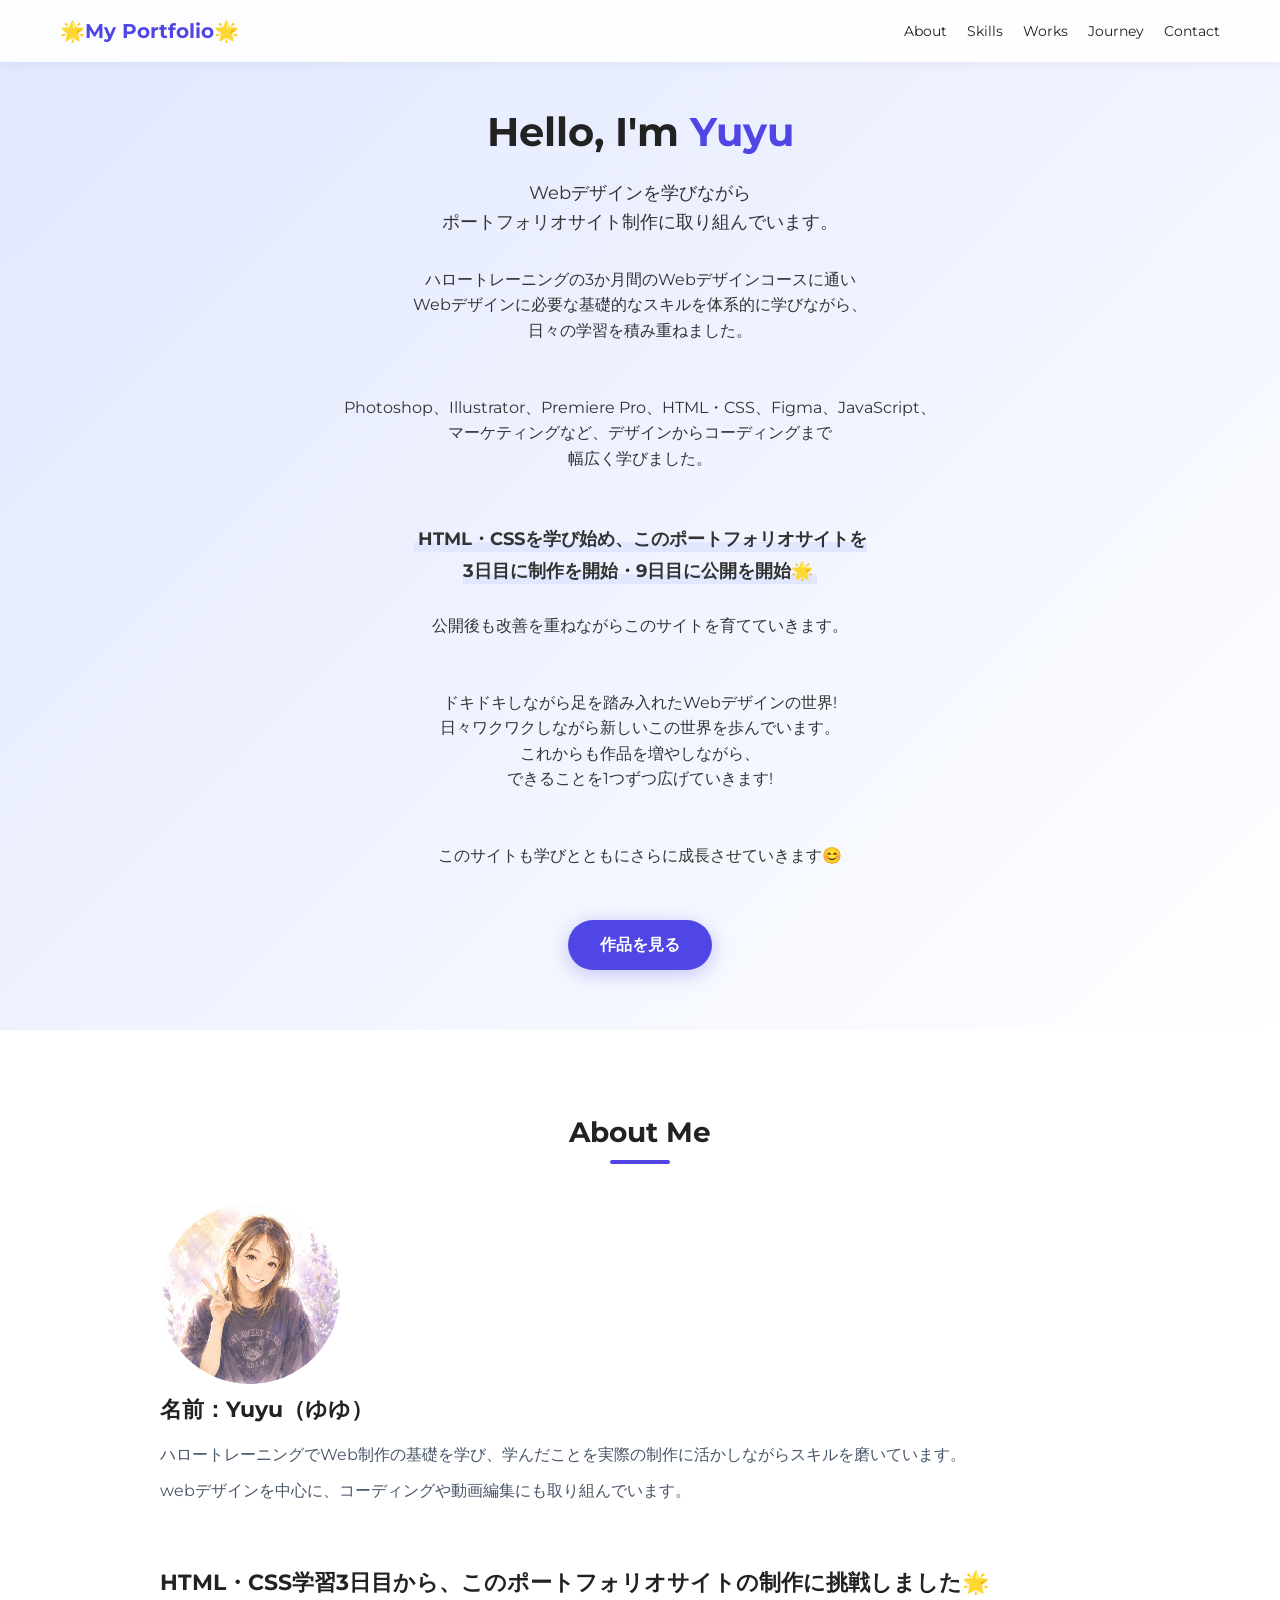
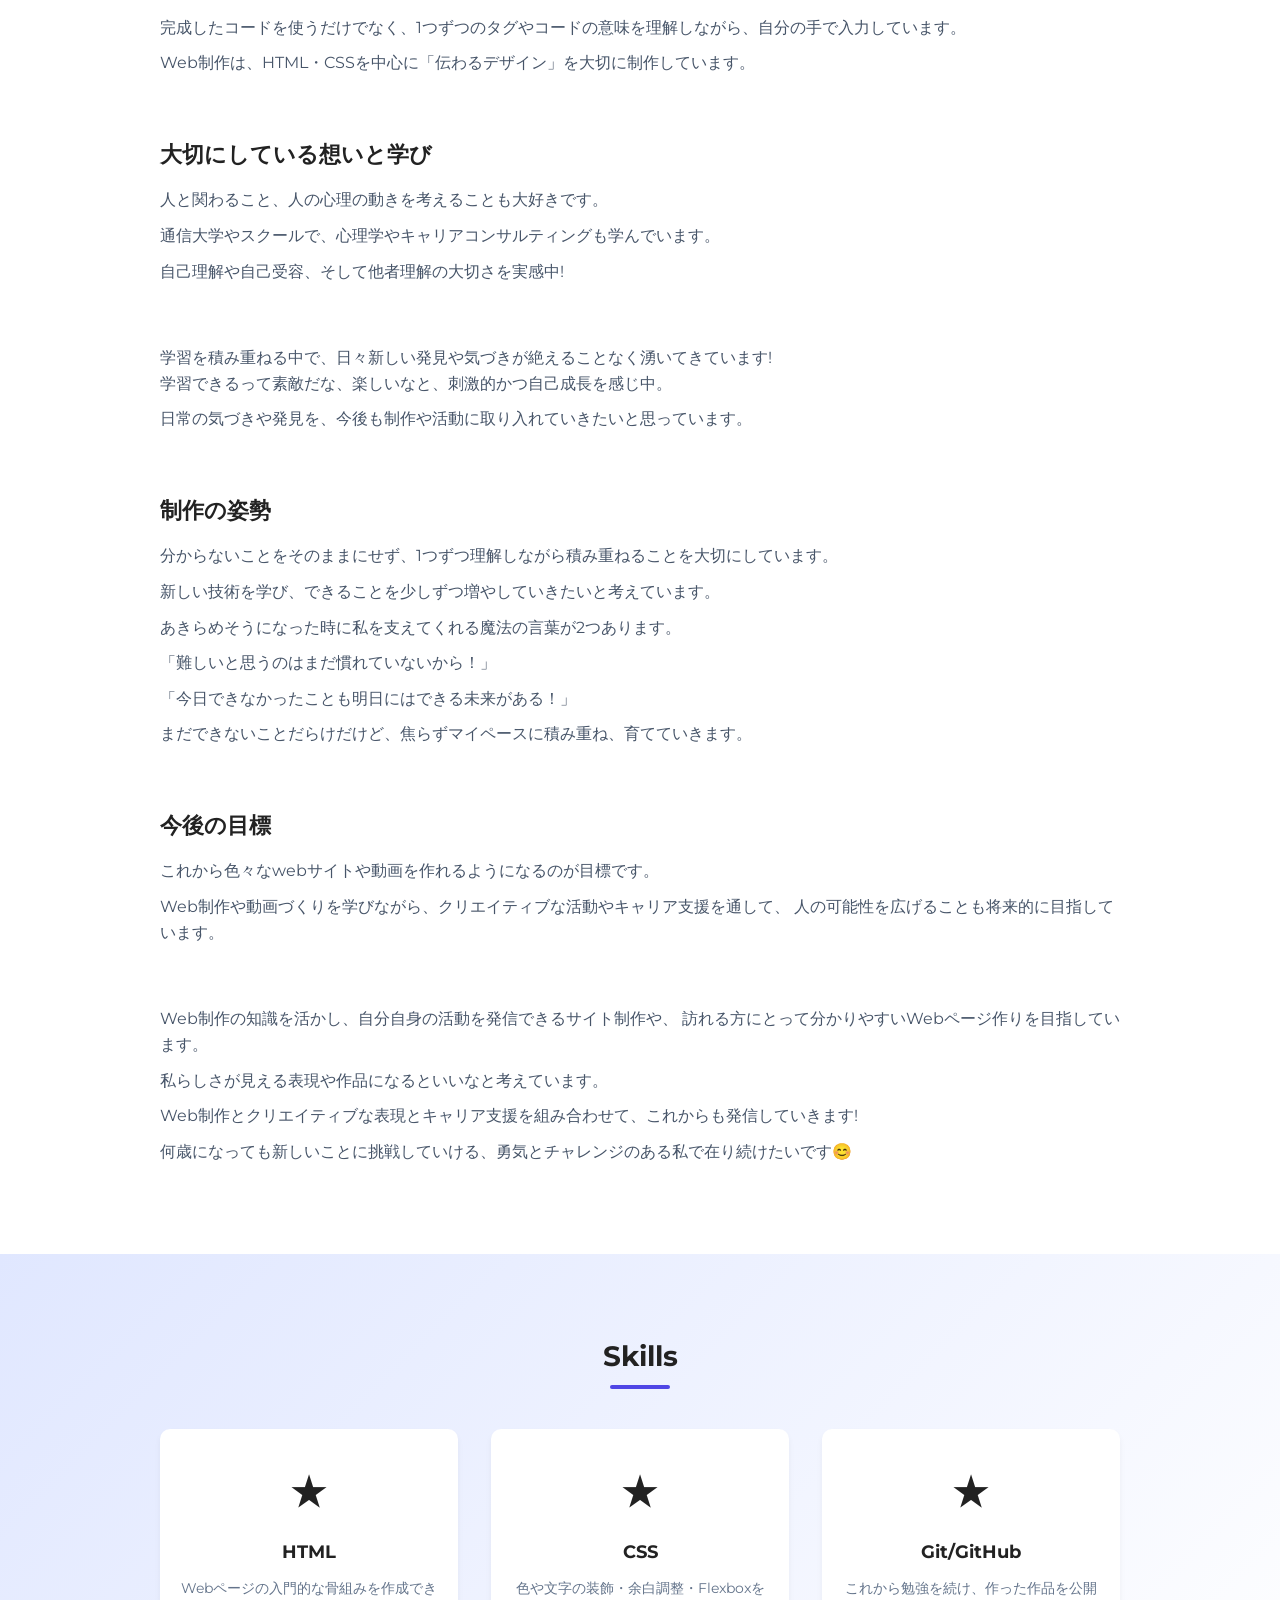
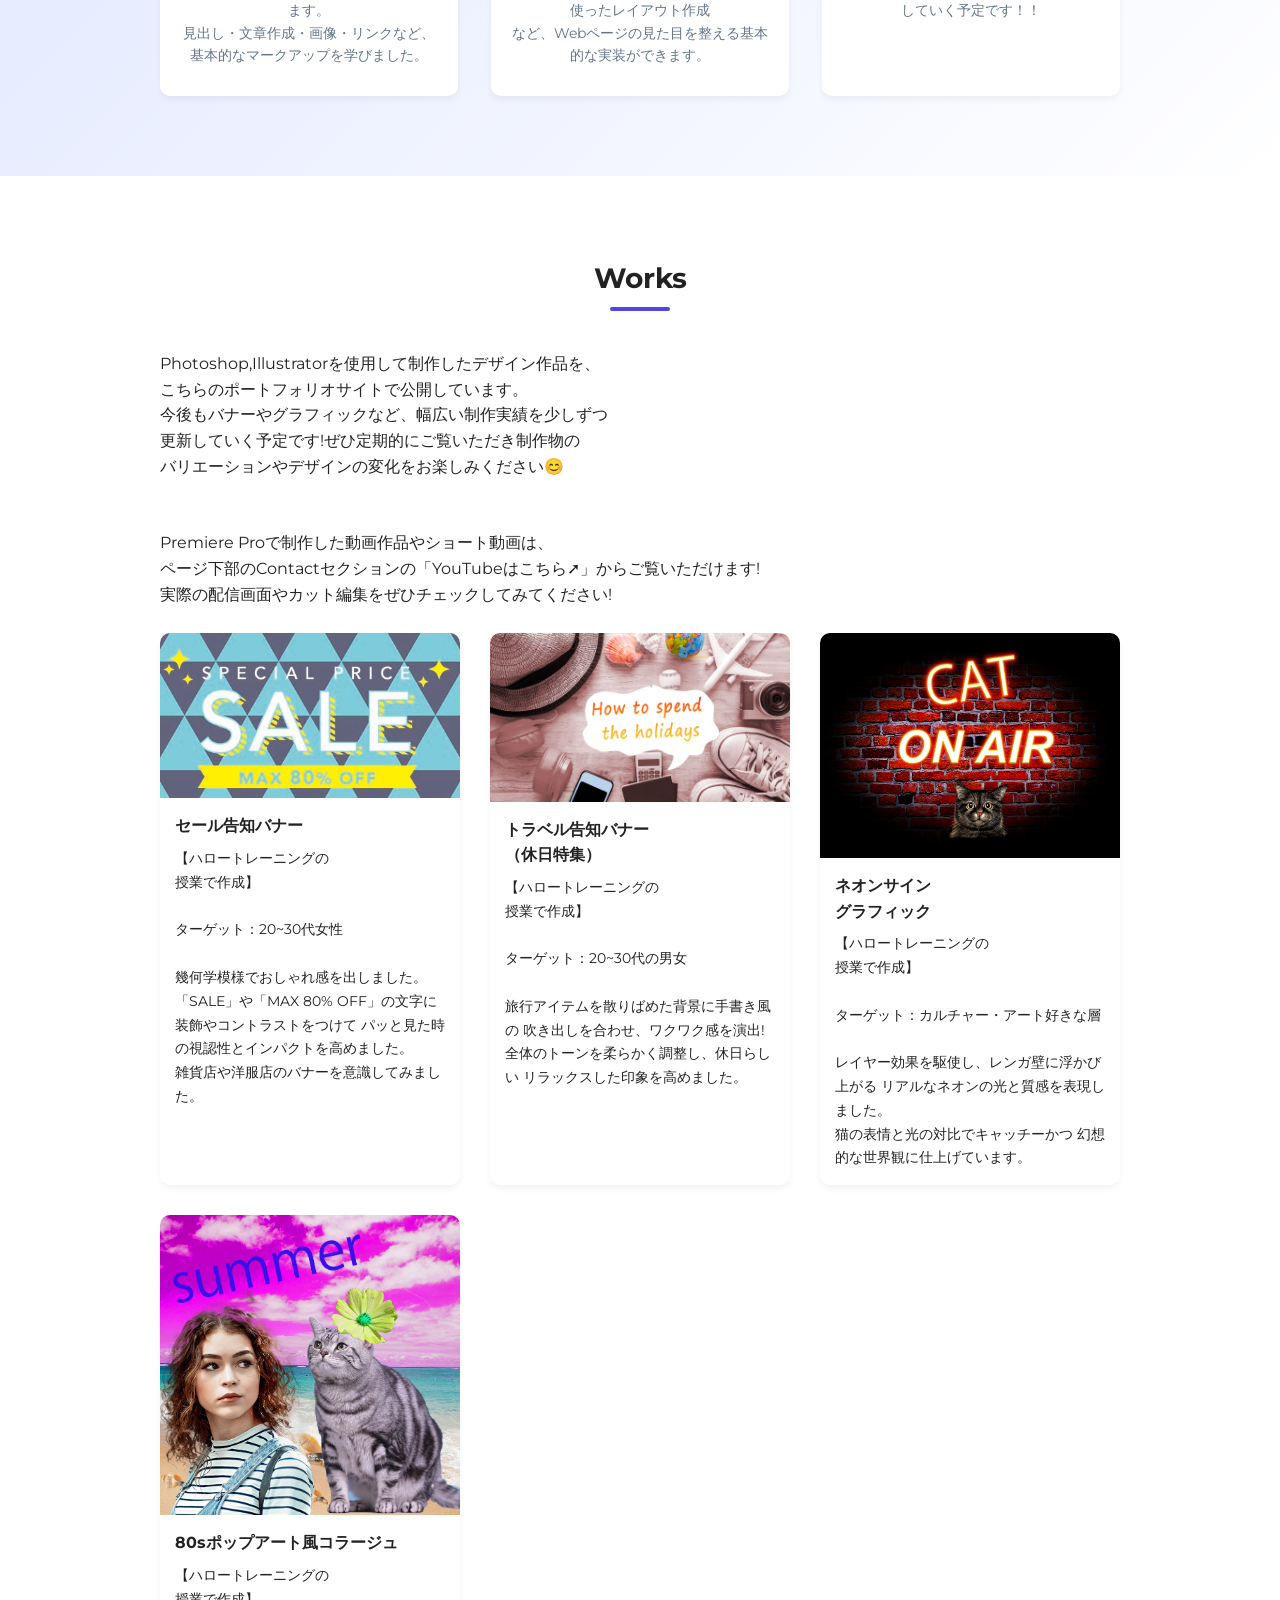
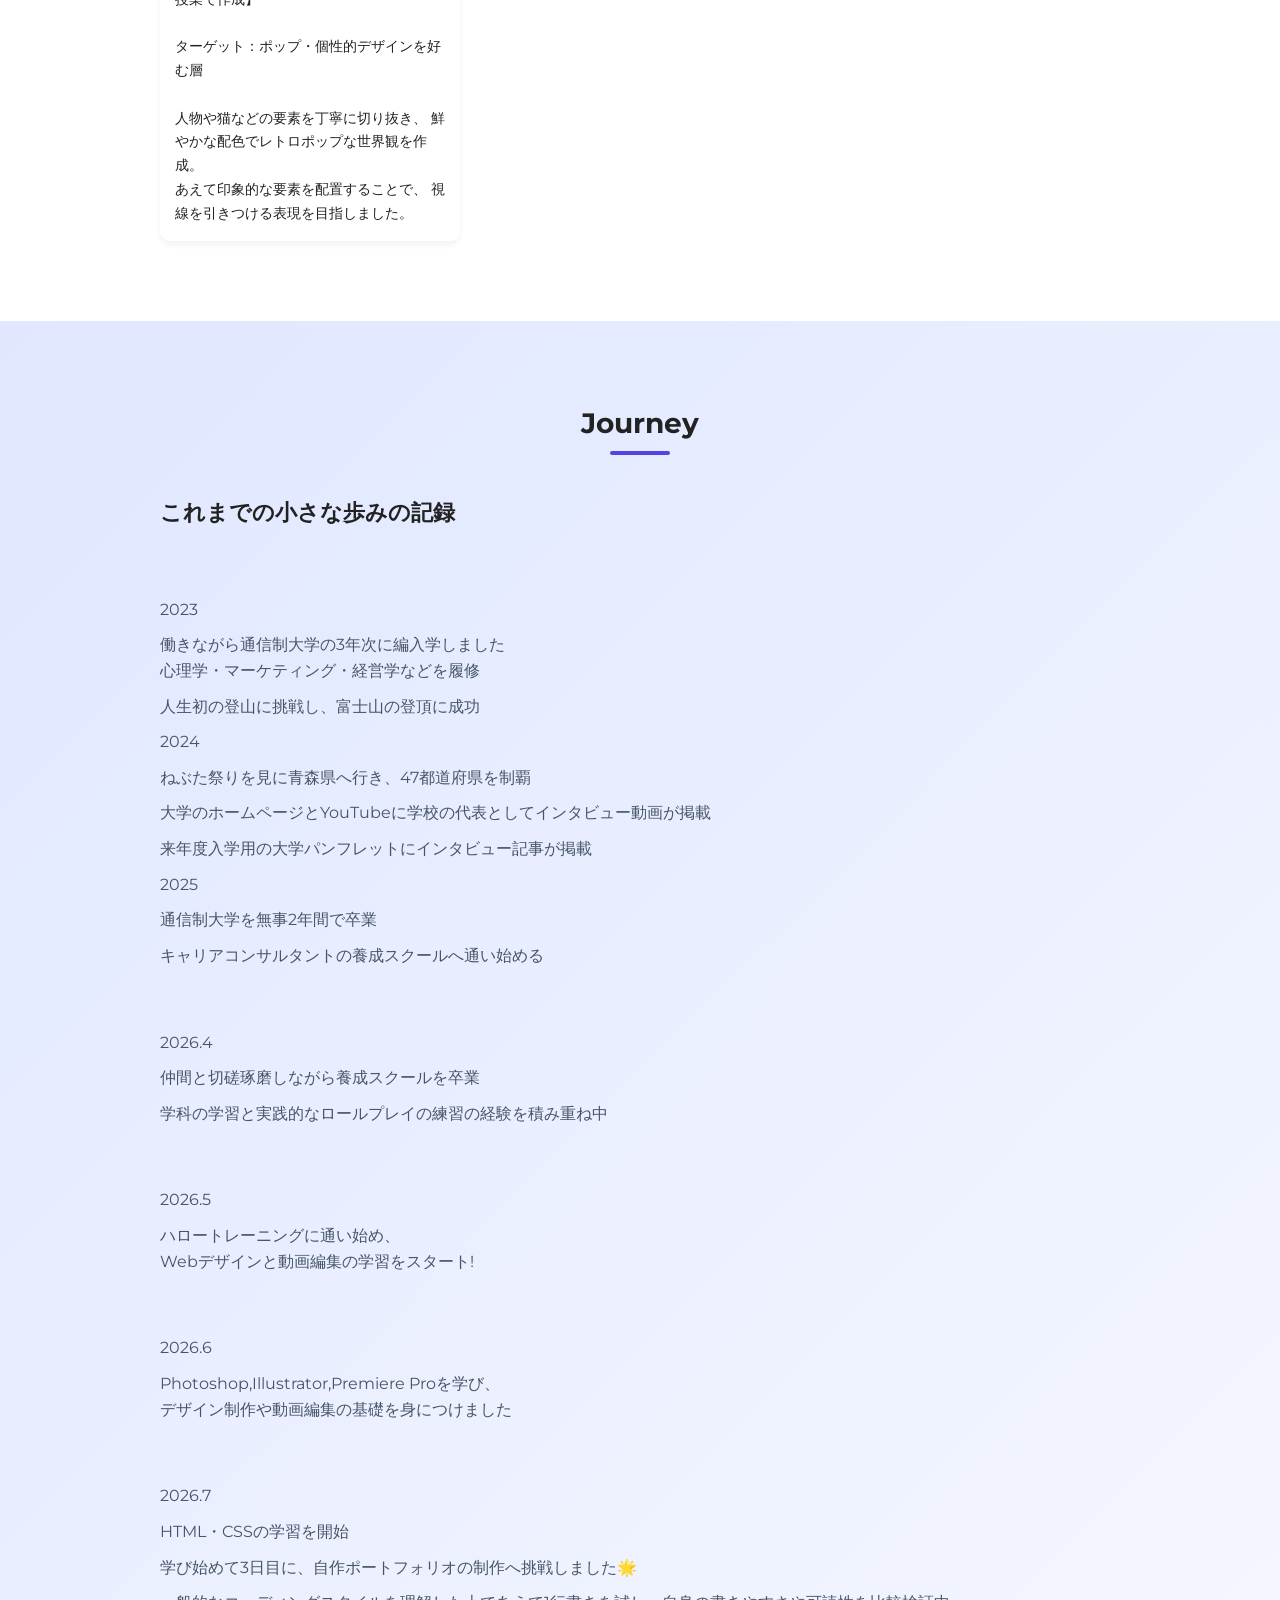
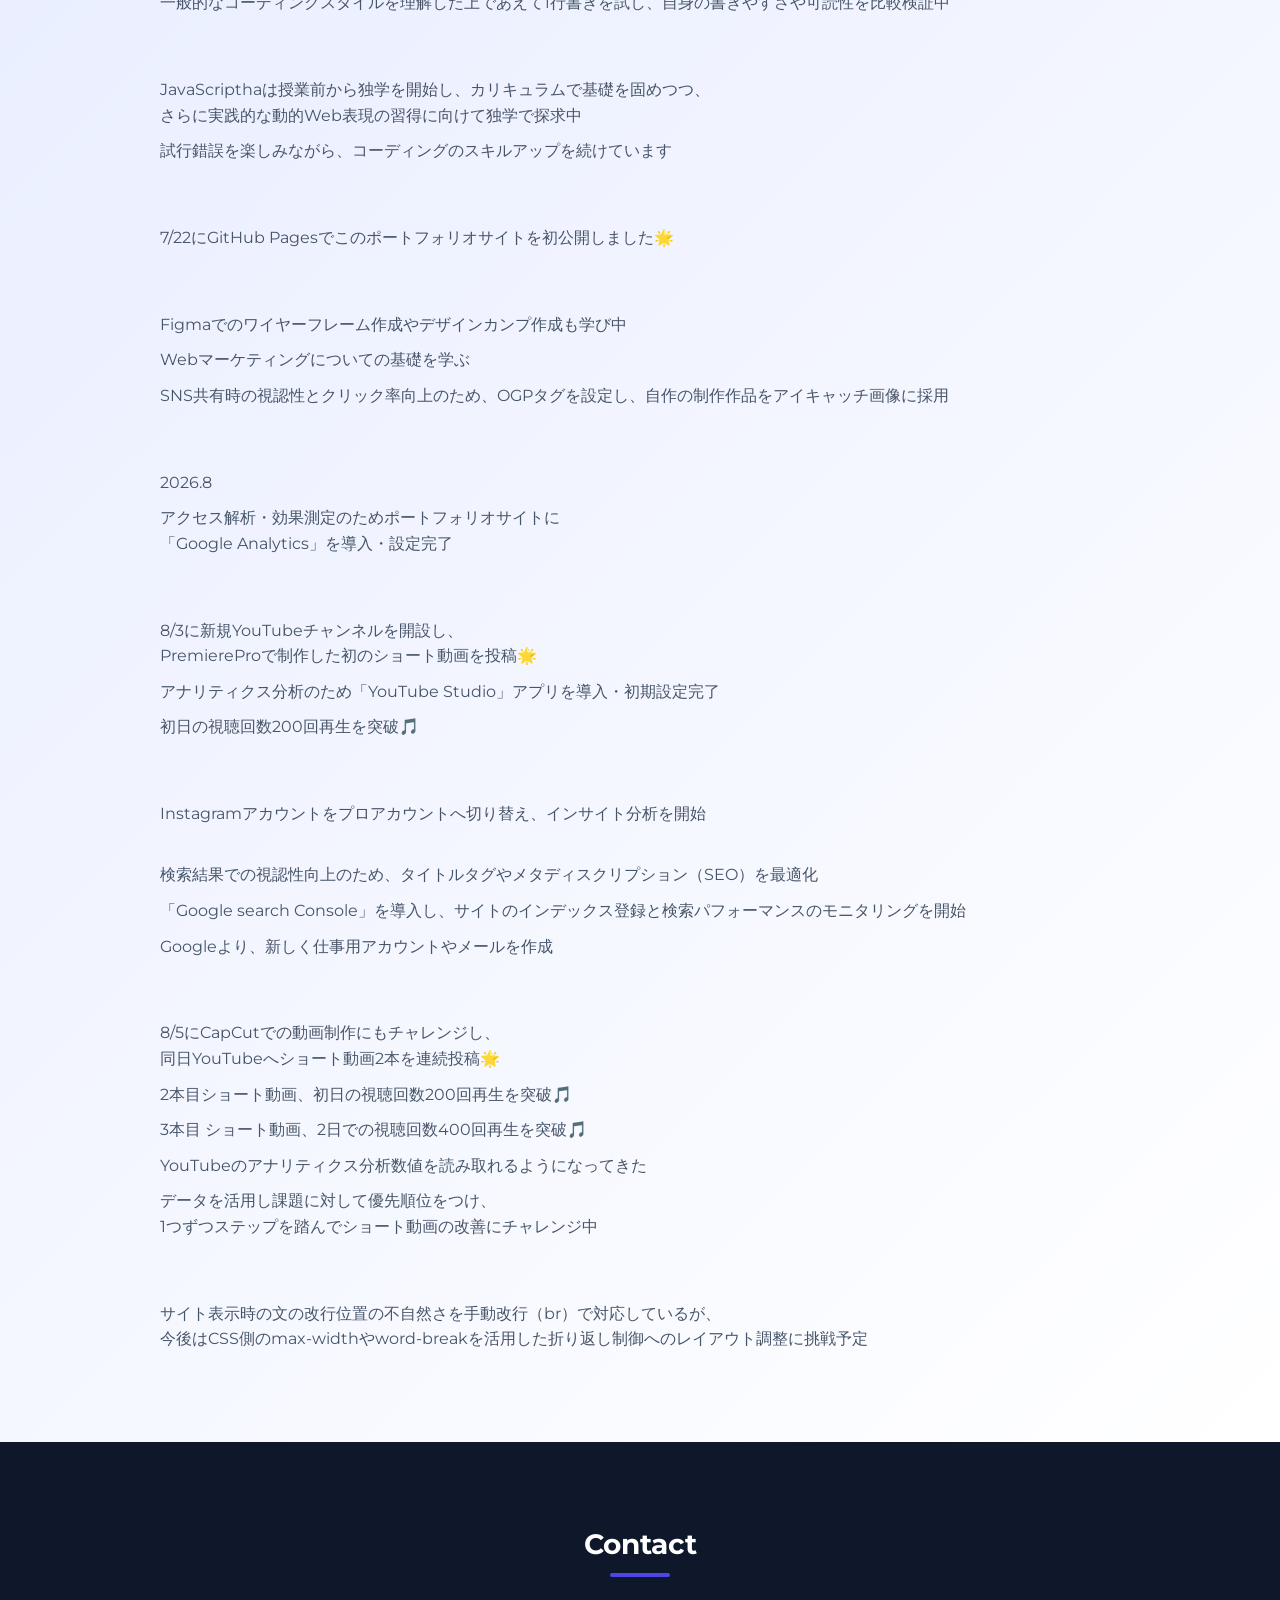
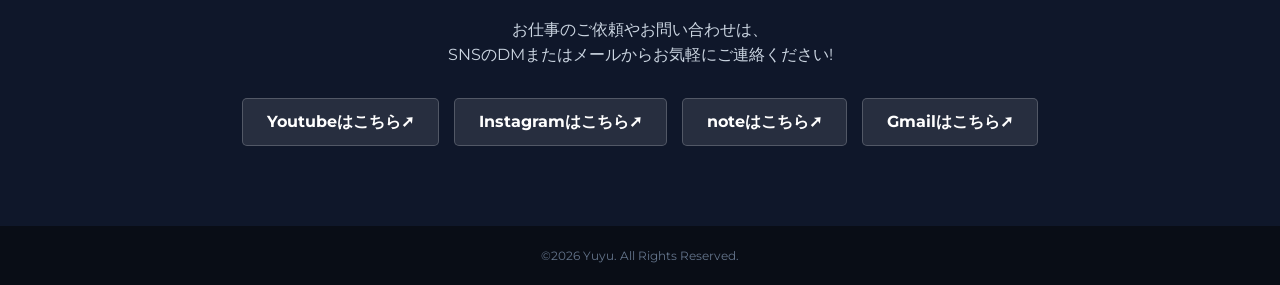
<file: index.html>
<!DOCTYPE html>
<html lang="ja">      
  <!-- ホムペに非表示になるコメント入力➡ショートカットキーはCtrl+？キー -->
     <head>
      
      <!-- Google tag (gtag.js) -->
<script async src="https://www.googletagmanager.com/gtag/js?id=G-549YCXWHK1"></script>
<script>
  window.dataLayer = window.dataLayer || [];
  function gtag(){dataLayer.push(arguments);}
  gtag('js', new Date());

  gtag('config', 'G-549YCXWHK1');
</script>

       <meta charset="utf-8">
       <meta name="viewport" content="width=device-width, initial-scale=1.0"> 
       <!-- タイトルタグ（メイン・強み・屋号） -->
       <title>【Web制作・デザイン】ポートフォリオ|キャリア支援・クリエイティブ|Yuyu</title>
<!-- メタディスクリプション（検索した際に、記事タイトルの下に出るサイトの内容を簡潔にまとめた概要文） -->
<!-- SEOとは検索エンジンの最適化。つまり検索結果でサイトを上位に表示させるための工夫・対策（タイトルタグの調整・メタディスクリプションの設定） -->
       <meta name="description" content="Web制作・デザインのポートフォリオサイトです。illustrator・Photoshopを活用したデザイン、
       HTML・CSSによる実装のほか、SEO・アクセス解析まで、日々深めている学びと作品を紹介しています。">
       <!-- ファビコン（月＆星のフリーアイコン、統一感あるよう色を#4f46e5に） -->
        <link rel="icon" type="image/png" href="夜空のフリーアイコン.png">
  <!-- グーグルからおしゃれなフォントをリンクしたよ -->
       <link rel="preconnect" href="https://fonts.googleapis.com">
       <link rel="preconnect" href="https://fonts.gstatic.com" crossorigin>
       <link href="https://fonts.googleapis.com/css2?family=Montserrat:wght@400;700&family=Note+Sans+JP:wght@400;700&display=swap" rel="stylesheet">
  <!-- CSSファイル（style.css）をリンク（Webデザインを適用） -->
       <link rel="stylesheet" href="style.css">
  <!-- OGPの設定（SNS全体） 出している画像はSALE告知バナー-->
       <meta property="og:type" content="website">
       <meta property="og:title" content="Portfolio | ポートフォリオ">
       <meta property="og:description" content=
       "ハロートレーニングで制作したバナーやWebデザイン作品などをまとめたオリジナルのポートフォリオサイトです">
       <meta property="og:url" content="https://bluemoon-svg.github.io/Portfolio/">
       <meta property="og:image" content="https://bluemoon-svg.github.io/Portfolio/images/seleバナー.jpg">
       <meta property="og:site_name" content="Portfolio">
  <!--OGP設定（Twitter用も追加）出している画像はSALE告知バナー-->
       <meta name="twitter:card" content="summary_large_image">
       <meta name="twitter:title" content="Portfolio | ポートフォリオ">
       <meta name="twitter:description" content=
       "ハロートレーニングで制作したバナーやWebデザイン作品などをまとめたオリジナルのポートフォリオサイトです">
       <meta name="twitter:image" content="https://bluemoon-svg.github.io/Portfolio/images/seleバナー.jpg">

    </head>

    <body>
     <!--ヘッダー（上部のナビゲーションメニュー） -->
        <header class="header">
           <div class="header-container">
              <h1 class="logo">🌟My Portfolio🌟</h1>
<!--About（自己紹介）Skills（スキル）Works（作品集）Journey（歩み・成長記録）Contact（お問い合わせ）-->
              <nav class="nav">
                <a href="#about" class="nav-link">About</a>
                <a href="#skills" class="nav-link">Skills</a>
                <a href="#works" class="nav-link">Works</a>
                <a href="#journey" class="nav-link">Journey</a>
                <a href="#contact" class="nav-link">Contact</a>
              </nav>
            </div>
        </header>

        <!--メインビジュアル（最初に表示される画面） -->
        <section class="hero">
          <div class="hero-content">
             <h2 class="hero-title">Hello, I'm <span class="highlight"> Yuyu</span></h2> 
              <p class="hero-subtitle">Webデザインを学びながら<br>
                  ポートフォリオサイト制作に取り組んでいます。</p>
              <p>ハロートレーニングの3か月間のWebデザインコースに通い<br>
                  Webデザインに必要な基礎的なスキルを体系的に学びながら、<br>
                  日々の学習を積み重ねました。</p>
                <br><br>
              <p>Photoshop、Illustrator、Premiere Pro、HTML・CSS、Figma、JavaScript、<br>
                マーケティングなど、デザインからコーディングまで<br>
                幅広く学びました。</p>
                <br><br>
              <p class="highlight-text">HTML・CSSを学び始め、このポートフォリオサイトを<br>
                3日目に制作を開始・9日目に公開を開始🌟</p>
              <br><br>
              <p>公開後も改善を重ねながらこのサイトを育てていきます。</p>
               <br><br>
              <p>ドキドキしながら足を踏み入れたWebデザインの世界!<br>
                  日々ワクワクしながら新しいこの世界を歩んでいます。</p>
              <p>これからも作品を増やしながら、<br>
                  できることを1つずつ広げていきます! </p>
                <br><br>
              <p>このサイトも学びとともにさらに成長させていきます😊</p>
              <br><br>
             <a href="#works" class="btn">作品を見る</a>
          </div>
        </section>

<!--私について（About） -->
        <section id="about" class="section">
          <div class="container">
             <h2 class="section-title">About Me</h2>
             <div class="about-layout">
   <!-- プロフィール画像（現在は自動生成の仮画像！➡自分の顔イラストに変更予定） -->
                <img src="images/紫花ふんわり■.png のコピー" alt="プロフィール画像" class="about-image">
                <div class="about-text">
                    <h3>名前：Yuyu（ゆゆ）</h3>
                    <p>ハロートレーニングでWeb制作の基礎を学び、学んだことを実際の制作に活かしながらスキルを磨いています。</p>
                    <p>webデザインを中心に、コーディングや動画編集にも取り組んでいます。</p>
                    <br><br>
                    <h3>HTML・CSS学習3日目から、このポートフォリオサイトの制作に挑戦しました🌟</h3>
                    <p>完成したコードを使うだけでなく、1つずつのタグやコードの意味を理解しながら、自分の手で入力しています。</p>
                    <p>Web制作は、HTML・CSSを中心に「伝わるデザイン」を大切に制作しています。</p>
                    <br><br>
                    <h3>大切にしている想いと学び</h3>
                    <P>人と関わること、人の心理の動きを考えることも大好きです。</P>
                    <p>通信大学やスクールで、心理学やキャリアコンサルティングも学んでいます。</p>
                    <p>自己理解や自己受容、そして他者理解の大切さを実感中!</p>
                    <br><br>
                    <p>学習を積み重ねる中で、日々新しい発見や気づきが絶えることなく湧いてきています!<br>
                        学習できるって素敵だな、楽しいなと、刺激的かつ自己成長を感じ中。
                    <p>日常の気づきや発見を、今後も制作や活動に取り入れていきたいと思っています。</p>
                    <br><br>
                  <h3>制作の姿勢</h3>
                    <p>分からないことをそのままにせず、1つずつ理解しながら積み重ねることを大切にしています。</p>
                    <p>新しい技術を学び、できることを少しずつ増やしていきたいと考えています。</p>
                    <p>あきらめそうになった時に私を支えてくれる魔法の言葉が2つあります。</p>
                    <p>「難しいと思うのはまだ慣れていないから！」</p>
                    <p>「今日できなかったことも明日にはできる未来がある！」</p>
                    <p>まだできないことだらけだけど、焦らずマイペースに積み重ね、育てていきます。</p>
                  <br><br>
                  <h3>今後の目標</h3>
                    <p>これから色々なwebサイトや動画を作れるようになるのが目標です。</p>
                    <P>Web制作や動画づくりを学びながら、クリエイティブな活動やキャリア支援を通して、
                       人の可能性を広げることも将来的に目指しています。</p>
                    <br><br>
                     <p>Web制作の知識を活かし、自分自身の活動を発信できるサイト制作や、
                       訪れる方にとって分かりやすいWebページ作りを目指しています。</p>
                     <p>私らしさが見える表現や作品になるといいなと考えています。</p>
                     <p>Web制作とクリエイティブな表現とキャリア支援を組み合わせて、これからも発信していきます!</p>
                     <p>何歳になっても新しいことに挑戦していける、勇気とチャレンジのある私で在り続けたいです😊</p>
                </div>
              </div>
            </div>
          </section>

          <!--スキル（今できること） -->
          <section id="skills" class="section bg-hero-gradient">
            <div class="container">
              <h2 class="section-title">Skills</h2>
              <div class="skills-grid">
                <div class="skills-card">
                  <div class="skills-icon">★</div>
                  <h3>HTML</h3>
                  <p>Webページの入門的な骨組みを作成できます。</p>
                  <p>見出し・文章作成・画像・リンクなど、<br>
                    基本的なマークアップを学びました。</p>
                </div>
                <div class="skills-card">
                   <div class="skills-icon">★ </div>
                  <h3>CSS</h3>
                    <p>色や文字の装飾・余白調整・Flexboxを使ったレイアウト作成<br>
                      など、Webページの見た目を整える基本的な実装ができます。</p>
                  </div>
                <div class="skills-card">
                  <div class="skills-icon">★ </div>
                  <h3>Git/GitHub </H3>
                  <p>これから勉強を続け、作った作品を公開していく予定です！！</p>
                </div>
              </div>
            </div>
          </section>

          <!--作品集（Works）➡今後できている作品や新しく作成した作品を追加していく -->
          <section id="works" class="section">
            <div class="container">
              <h2 class="section-title">Works </h2>
                  <p>Photoshop,Illustratorを使用して制作したデザイン作品を、<br>
                      こちらのポートフォリオサイトで公開しています。<br>
                      今後もバナーやグラフィックなど、幅広い制作実績を少しずつ<br>
                      更新していく予定です!ぜひ定期的にご覧いただき制作物の<br>
                      バリエーションやデザインの変化をお楽しみください😊</p>
                      <br><br>
                  <p>Premiere Proで制作した動画作品やショート動画は、<br>
                    ページ下部のContactセクションの「YouTubeはこちら➚」からご覧いただけます! <br>
                    実際の配信画面やカット編集をぜひチェックしてみてください!
                  
                  <br><br>
              <div class="works-grid">
                   <!-- 作品１　セール告知バナー -->
                    <div class="work-card">
                      <!-- Illustraterのバナー広告作品 -->
                       <img src="images/seleバナー.jpg" alt="セール告知バナー" class="work-image">
                    <div class="work-content">  
                         <!-- h3は作品タイトル -->
                      <h3>  セール告知バナー </h3>
                      <!-- pは作品の内容を説明　 -->
                      <p>【ハロートレーニングの<br>
                        授業で作成】<br><br>
                      ターゲット：20~30代女性<br><br>
                      幾何学模様でおしゃれ感を出しました。<br>
                      「SALE」や「MAX 80% OFF」の文字に装飾やコントラストをつけて
                      パッと見た時の視認性とインパクトを高めました。<br>
                      雑貨店や洋服店のバナーを意識してみました。
                    </p>
                    </div>
                  </div>
                 <!-- 作品２　トラベル -->
                  <div class="work-card">
                    <img src="images/トラベル.jpg" alt="トラベル" class="work-image">
                    <div class="work-content">
                      <!-- h3は作品タイトル -->
                      <h3>トラベル告知バナー <br>（休日特集）</h3>
                      <!-- pは作品の内容を説明　 -->
                      <p>【ハロートレーニングの<br>
                        授業で作成】<br><br>
                      ターゲット：20~30代の男女<br><br>
                      旅行アイテムを散りばめた背景に手書き風の
                      吹き出しを合わせ、ワクワク感を演出! <br>
                      全体のトーンを柔らかく調整し、休日らしい
                      リラックスした印象を高めました。</p>
                    </div>
                  </div>
                  <!--  作品３ 猫の映画-->
                    <div class="work-card">
                       <img src="images/猫の映画.png" alt="ネオンサイングラフィック" class="work-image">
                    <div class="work-content">  
                         <!-- h3は作品タイトル -->
                      <h3>ネオンサイン <br> グラフィック</h3>
                      <!-- pは作品の内容を説明　 -->
                      <p>【ハロートレーニングの<br>
                        授業で作成】<br><br>
                      ターゲット：カルチャー・アート好きな層<br><br>
                      レイヤー効果を駆使し、レンガ壁に浮かび上がる
                      リアルなネオンの光と質感を表現しました。<br>
                      猫の表情と光の対比でキャッチーかつ
                      幻想的な世界観に仕上げています。</p>
                    </div>
                  </div>
                  <!--  作品４ 猫ビーチ-->
                    <div class="work-card">
                       <img src="images/猫ビーチ.jpg" alt="80sポップアート風コラージュ" class="work-image">
                    <div class="work-content">  
                         <!-- h3は作品タイトル -->
                      <h3>80sポップアート風コラージュ</h3>
                      <!-- pは作品の内容を説明　 -->
                      <p>【ハロートレーニングの<br>
                        授業で作成】<br><br>
                      ターゲット：ポップ・個性的デザインを好む層<br><br>
                      人物や猫などの要素を丁寧に切り抜き、
                      鮮やかな配色でレトロポップな世界観を作成。<br>
                      あえて印象的な要素を配置することで、
                      視線を引きつける表現を目指しました。</p>
                    </div>
                  </div>
              </div>
            </div>
          </section>

<!-- 歩み（成長記録） 随時追加していく！-->
        <section id="journey" class="section bg-hero-gradient">
          <div class="container">
             <h2 class="section-title">Journey</h2>
             <div class="journey-layout">
                <div class="journey-text">
                    <h3>これまでの小さな歩みの記録</h3>
                    <br><br>
                    <p>2023</p>
                    <p>働きながら通信制大学の3年次に編入学しました<br>
                        心理学・マーケティング・経営学などを履修</p>
                    <p>人生初の登山に挑戦し、富士山の登頂に成功</p>
                    <p>2024</p>
                    <p>ねぶた祭りを見に青森県へ行き、47都道府県を制覇</p>
                    <p>大学のホームページとYouTubeに学校の代表としてインタビュー動画が掲載</p>
                    <p>来年度入学用の大学パンフレットにインタビュー記事が掲載</p>
                    <p>2025</p>
                    <p>通信制大学を無事2年間で卒業</p>
                    <p>キャリアコンサルタントの養成スクールへ通い始める</p>
                    <br><br>
                    <p>2026.4</p>
                    <p>仲間と切磋琢磨しながら養成スクールを卒業</p>
                    <p>学科の学習と実践的なロールプレイの練習の経験を積み重ね中</p>
                    <br><br>
                    <p>2026.5 </p>
                    <p>ハロートレーニングに通い始め、<br>
                       Webデザインと動画編集の学習をスタート! </p>
                    <br><br>
                    <p>2026.6 </p>
                    <p>Photoshop,Illustrator,Premiere Proを学び、<br>
                        デザイン制作や動画編集の基礎を身につけました</p>
                    <br><br>
                    <p>2026.7 </p>
                    <p>HTML・CSSの学習を開始</p>
                    <p>学び始めて3日目に、自作ポートフォリオの制作へ挑戦しました🌟</p>
                    <p>一般的なコーディングスタイルを理解した上であえて1行書きを試し、自身の書きやすさや可読性を比較検証中</p>
                    <br><br>
                    <p>JavaScripthaは授業前から独学を開始し、カリキュラムで基礎を固めつつ、<br>
                        さらに実践的な動的Web表現の習得に向けて独学で探求中</p>
                    <p>試行錯誤を楽しみながら、コーディングのスキルアップを続けています</p>
                    <br><br>
                    <p>7/22にGitHub Pagesでこのポートフォリオサイトを初公開しました🌟</p>
                    <br><br>
                    <p>Figmaでのワイヤーフレーム作成やデザインカンプ作成も学び中</p>
                    <p>Webマーケティングについての基礎を学ぶ</p>
                    <p>SNS共有時の視認性とクリック率向上のため、OGPタグを設定し、自作の制作作品をアイキャッチ画像に採用</p>
                    <br><br>
                    <p>2026.8</p>
<!--「Google search Console」（サーチコンソールはサイトに来る前のデータ分析）、「Google Analytics」（アナリティクスはサイトに来た後の動きを分析-->
                    <p>アクセス解析・効果測定のためポートフォリオサイトに <br>
                        「Google Analytics」を導入・設定完了</p>
                    <br><br>
                    <p>8/3に新規YouTubeチャンネルを開設し、<br>PremiereProで制作した初のショート動画を投稿🌟</p>
                    <p>アナリティクス分析のため「YouTube Studio」アプリを導入・初期設定完了</p>
                    <p>初日の視聴回数200回再生を突破🎵</p>
                    <br><br>
                    <p>Instagramアカウントをプロアカウントへ切り替え、インサイト分析を開始
                    <br><br>
                    <p>検索結果での視認性向上のため、タイトルタグやメタディスクリプション（SEO）を最適化</p>
                    <p>「Google search Console」を導入し、サイトのインデックス登録と検索パフォーマンスのモニタリングを開始</p>
                    <p>Googleより、新しく仕事用アカウントやメールを作成</p>
                    <br><br>
                    <p>8/5にCapCutでの動画制作にもチャレンジし、<br> 同日YouTubeへショート動画2本を連続投稿🌟</p>
                    <p>2本目ショート動画、初日の視聴回数200回再生を突破🎵</p>
                    <p>3本目 ショート動画、2日での視聴回数400回再生を突破🎵</p>
                    <p>YouTubeのアナリティクス分析数値を読み取れるようになってきた</p>
                    <p>データを活用し課題に対して優先順位をつけ、 <br>
                      1つずつステップを踏んでショート動画の改善にチャレンジ中</p>
                    <br><br>
                    <p>サイト表示時の文の改行位置の不自然さを手動改行（br）で対応しているが、<br>
                        今後はCSS側のmax-widthやword-breakを活用した折り返し制御へのレイアウト調整に挑戦予定</p>
<!-- この後に文章を随時追加していく -->
     <!-- <p>2つ目のWebサイト制作のコーディングも br  
                      　　　ポートフォリオサイトと並行してチャレンジ開始🌟</p> -->
                     <p></p>
                    <p></p>

                  </div>
              </div>
            </div>
          </section>

<!-- お問い合わせ（Contact） -->
          <section id="contact" class="section bg-dark">
            <div class="container text-center">
              <h2 class="section-title text-white">Contact </h2>
                <p class="contact-text">お仕事のご依頼やお問い合わせは、<br>
                  SNSのDMまたはメールからお気軽にご連絡ください!</p>
                 <div class="sns-links">
                  <!-- youtubetチャンネル へのリンク-->
                   <a href="https://www.youtube.com/@yuyu_room26"
                    target="_blank" rel="noopener noreferrer" class="sns-btn youtube-btn">
                  Youtubeはこちら➚</a>
                  <!-- Instagram へのリンク -->
                   <a href="#" class="sns-btn insta-btn">Instagramはこちら➚</a>
                  <!-- note へのリンク  -->
                   <a href="#" class="sns-btn note-btn">noteはこちら➚</a>
                  <!-- Gmail へのリンク  -->
                 <a href="mailto:yuyu.project26@gmail.com" class="sns-btn mail-btn">Gmailはこちら➚</a>
                 </div>
             </div>   
          </section>

       <!-- フッター -->
       <footer class="footer">
          <p>&copy;2026 Yuyu. All Rights Reserved. </p>
       </footer>      
      
    </body>
    </html>
</file>
<file: style.css>
@charset "UTF-8";

/* 「css基本の設定」（--は変数。一括で変えることができるため効率的なコード。）*/
:root{--primary-color:#4f46e5;   
      --primar-light:#818cf8;
      --text-color:#222222;
      --bg-light:#f8fafc;
      --bg-white:#ffffff;
      --bg-dark:#0f172a;
      --transition:all 0.3s ease;}

/* 「*の記号は、ユニバーサルセレクタ」画面にあるすべての計算方法を統一する魔法のコード*/
*{box-sizing: border-box;
  margin: 0;
  padding: 0;}      

html{scroll-behavior: smooth;} /*メニューをクリックしたときにスムーズにスクロールするよ*/
body{font-family: 'Montserrat','NOte Sans JP',sans-serif;
     color: var(--text-color);
     line-height: 1.6;
     background-color: var(--bg-white);}

/*共通パーツ*/
.container{max-width: 1000px;
           margin: 0 auto;
           padding: 0 20px;}
.section{padding: 80px 0;}
.bg-dark{background-color: var(--bg-dark);}
/*.bg-light{background-color: var(--bg-light);} 
薄いさわやかなグレー・ブルー又は下のコード採用しトップページheroと同じ紫グラデーション背景に変更も可*/
.bg-hero-gradient{background: linear-gradient(135deg,#e0e7ff 0%, #ffffff 100%);}
.section-title{font-size: 28px;
               text-align: center;
               margin-bottom: 50px;
               position:relative;
               font-weight: 700;}

/*見出しの下におくおしゃれなアンダーライン（border-botton(下線)でなくタイトルより短い線を引いているよ）*/
.section-title::after{content: '';
                      position: absolute;
                      bottom: -10px;
                      left: 50%;
                      transform: translateX(-50%);
                      width: 60px;
                      height: 4px;
                      background-color: var(--primary-color);
                      border-radius: 2px}

.text-white{color:var(--bg-white);}
.text-center{text-align: center;}

/*各パーツのスタイル*/
.header{background-color: rgba(255, 255, 255, 0.9);
        position: fixed;/*上部に固定する*/
        top: 0;
        left: 0;
        width: 100%;
        z-index: 100;
        box-shadow: 0 2px 10px rgba(0, 0,0, 0.05);
        backdrop-filter: blur(5px);/*背景少しぼかす*/}
.header-container{display: flex;
                  justify-content: space-between;
                  align-items: center;
                  max-width: 1200px;
                  margin: 0 auto;
                  padding: 15px 20px;}
.logo{font-size: 20px;
      font-weight: 700;
       color: var(--primary-color);}
.nav{display: flex;
     gap: 20px;}
.nav-link{text-decoration: none;
          color: var(--text-color);
          font-weight: 7000;
          font-size: 14px;
          transition: var(--transition);}
.nav-link:hover{color: var(--primary-color);}

/*メインビジュアル*/
.hero{min-height: 100dvh;
      padding-top: 100px;
      padding-bottom: 60px;
      box-sizing: border-box;
      background: linear-gradient(135deg,#e0e7ff 0%,#ffffff 100%);/*きれいなグラデ背景のはず*/
      display:flex;
      align-items: center;
      justify-content: center;
      text-align: center;}
.hero-title{font-size: 40px;
            margin-bottom: 15px;
            font-weight: 700;}
.highlight{font-size:inherit;
           color: #4f46e5;}
.hero-subtitle{font-size:18px;
               margin-bottom: 30px;}
.hero p, .hero-subtitle, .highlight{color:#333333;
                                    opacity: 1;}
.highlight{color: var( --primary-color);
           font-weight: bold;}
/*heroの”真ん中あたり9日目公開”の文のみ強調（文字大きく太く、マーカーペン風のグラデーション）するよ*/
.highlight-text{font-size: 18px;
                font-weight: bold;
                color: #2d3748;
                background: linear-gradient(transparent 60%,#e0e7ff 60%);
                display: inline;
                padding: 2px 4px;
                margin-top: 24px;
                margin-bottom: 24px;
                line-height: 1.8;}

.btn{display: inline-block;
     padding: 12px 32px;
     background-color: var(--primary-color);
     color: var(--bg-white);
     text-decoration: none;
     border-radius: 30px;
     font-weight: 700;
     transition: var(--transition);
     box-shadow: 0 4px 20px rgba(79,70,229,0.3);}
.btn:hover{background-color: var(--primary-light);
           transform: translateY(-2px);
           box-shadow: 0 6px 20px rgba(27, 27, 34, 0.4);}

/*AuboutとJourney（私についてのページと歩みのページの共通の見た目）*/
.about-layou,
.journey-layout{display: flex;
             align-items: center;
             gap: 40px;}
.about-image{width: 180px;
             height: 180px; 
             border-radius: 50%;  /*画面丸く切り抜く*/
             object-fit: cover;
             box-shadow: 0 5px 15px rgba(0,0,0,0,1);}
.about-text h3,
.journey-layout h3{font-size: 22px;
                margin-bottom: 15px;}
.about-text p,
.journey-layout p{margin-bottom: 10px;
              color: #475569;}

/*スキル一覧*/
.skills-grid{display: flex;
             justify-content: space-between;
             gap: 20px;}
.skills-card{background-color: var(--bg-white);
             padding: 30px 20px;
             border-radius: 10px;   
             text-align: center;
             width: 31%;
             box-shadow: 0 4px 6px rgba(0,0,0,0.05);
             transition: var(--transition);}
.skills-card:hover{transform: translateY(-5px);
                   box-shadow: 0 10px 20px rgba(0, 0,0, 0.1);}
.skills-icon{font-size: 40px;
             margin-bottom: 15px;}
.skills-card h3{margin-bottom: 10px;
                font-size: 18px;}
.skills-card p{font-size: 14px;
               color: #64748b;}

/*Works（作品ギャラリー）*/
.works-grid{display: grid;
     /*パソコン画面では３列に作品を表示する*/
            grid-template-columns: repeat(3,1fr);
            gap: 30px;}
.work-card{background-color: var(--bg-white);
            border-radius: 10px;
            overflow: hidden;
            box-shadow: 0 4px 6px rgba(0, 0,0, 0.05);
            width: grid;
            transition: var(--transition);}
.work-card:hover{transform: translateY(-5px);
                  box-shadow: 0 10px 20px rgba(0, 0,0, 0.1);}
.work-image{width: 100%;
            height: auto;
            display: block;}
.work-content{padding: 15px;}
.work-content h3{margin-bottom: 8px;
                 font-size: 16px;}
.work-content p{font-size: 14px;
                line-height: 1.7;
                color:var(--text-color);}

/*お問い合わせ*/
.contact-text{color: #cbd5e1;
              margin-bottom: 30px;}
.sns-links{display: flex;
           justify-content: center;
           gap: 15px;}
.sns-btn{display: inline-block;
         padding: 10px 24px;
         background-color: rgba(255, 255, 255, 0.1);
         color:var(--bg-white);
         text-decoration: none;
         border-radius: 5px;
         font-weight: 700;
         transition: var(--transition);
         border: 1px solid rgba(255, 255, 255, 0.2);}
/*通常のホバー*/
.sns-btn:hover{background-color: var(--bg-white);
               color: var(--bg-dark);}
/*各snsのホバー色*/
.youtube-btn:hover{background-color: #ff0000 !important;
             border-color: #ff0000 !important;
             color: #ffffff !important;}
             
.insta-btn:hover{background-color: #e4405f !important;
             border-color: #e4405f !important;
             color: #ffffff !important;}

.note-btn:hover{background-color: #2cb696 !important;
             border-color: #2cb696 !important;
             color: #ffffff !important;}

.mail-btn:hover{background-color: var(--primary-color) !important;
             border-color:var(--primary-color) !important;
             color: #ffffff !important;}

.footer{background-color: #090d16;
        color: #64748b;
        text-align: center;
        padding: 20px 0;
        font-size: 12px;}

/*スマホ画面サイズ対応（レスポンシブデザイン）*/
@media(max-width:768px) {
.header-container{flex-direction: column;
                    gap: 10px;}
.about-layou{flex-direction: column;
             text-align: center;}
.skills-grid{flex-direction: column;
             gap: 15px;}
.skills-card{width: 100%;}
/*スマホ画面（７６８p以下）では２列に作品を表示する*/
.works-grid{grid-template-columns: repeat(2,1fr);
            gap: 12px;}
.work-card{width: 100%;}
.hero-title{font-size: 32px;}
/*Contactボタンをスマホで縦並び＆大きく押しやすくする*/
.sns-links{display: flex;
           flex-direction: column;
           align-items: center;
           gap: 12px;
           width: 100%;
           max-width: 320px;
           margin: 0 auto;}
.sns-btn{width: 100%;
         padding: 14px 0;
         font-size: 15px;
         text-align: center;
         box-sizing: border-box;}
/*Contact全体の上下余白を広げる*/
#contact{padding: 60px 20px;}
/*Contactの見出しを大きくわかりやすく*/
#contact .section-title{font-size: 32px;
                         margin-bottom: 16px;}
/*テキストの調整*/
.contact-text{font-size: 14px;
              line-height: 1.6;
              margin-bottom: 24px;}}
</file>
